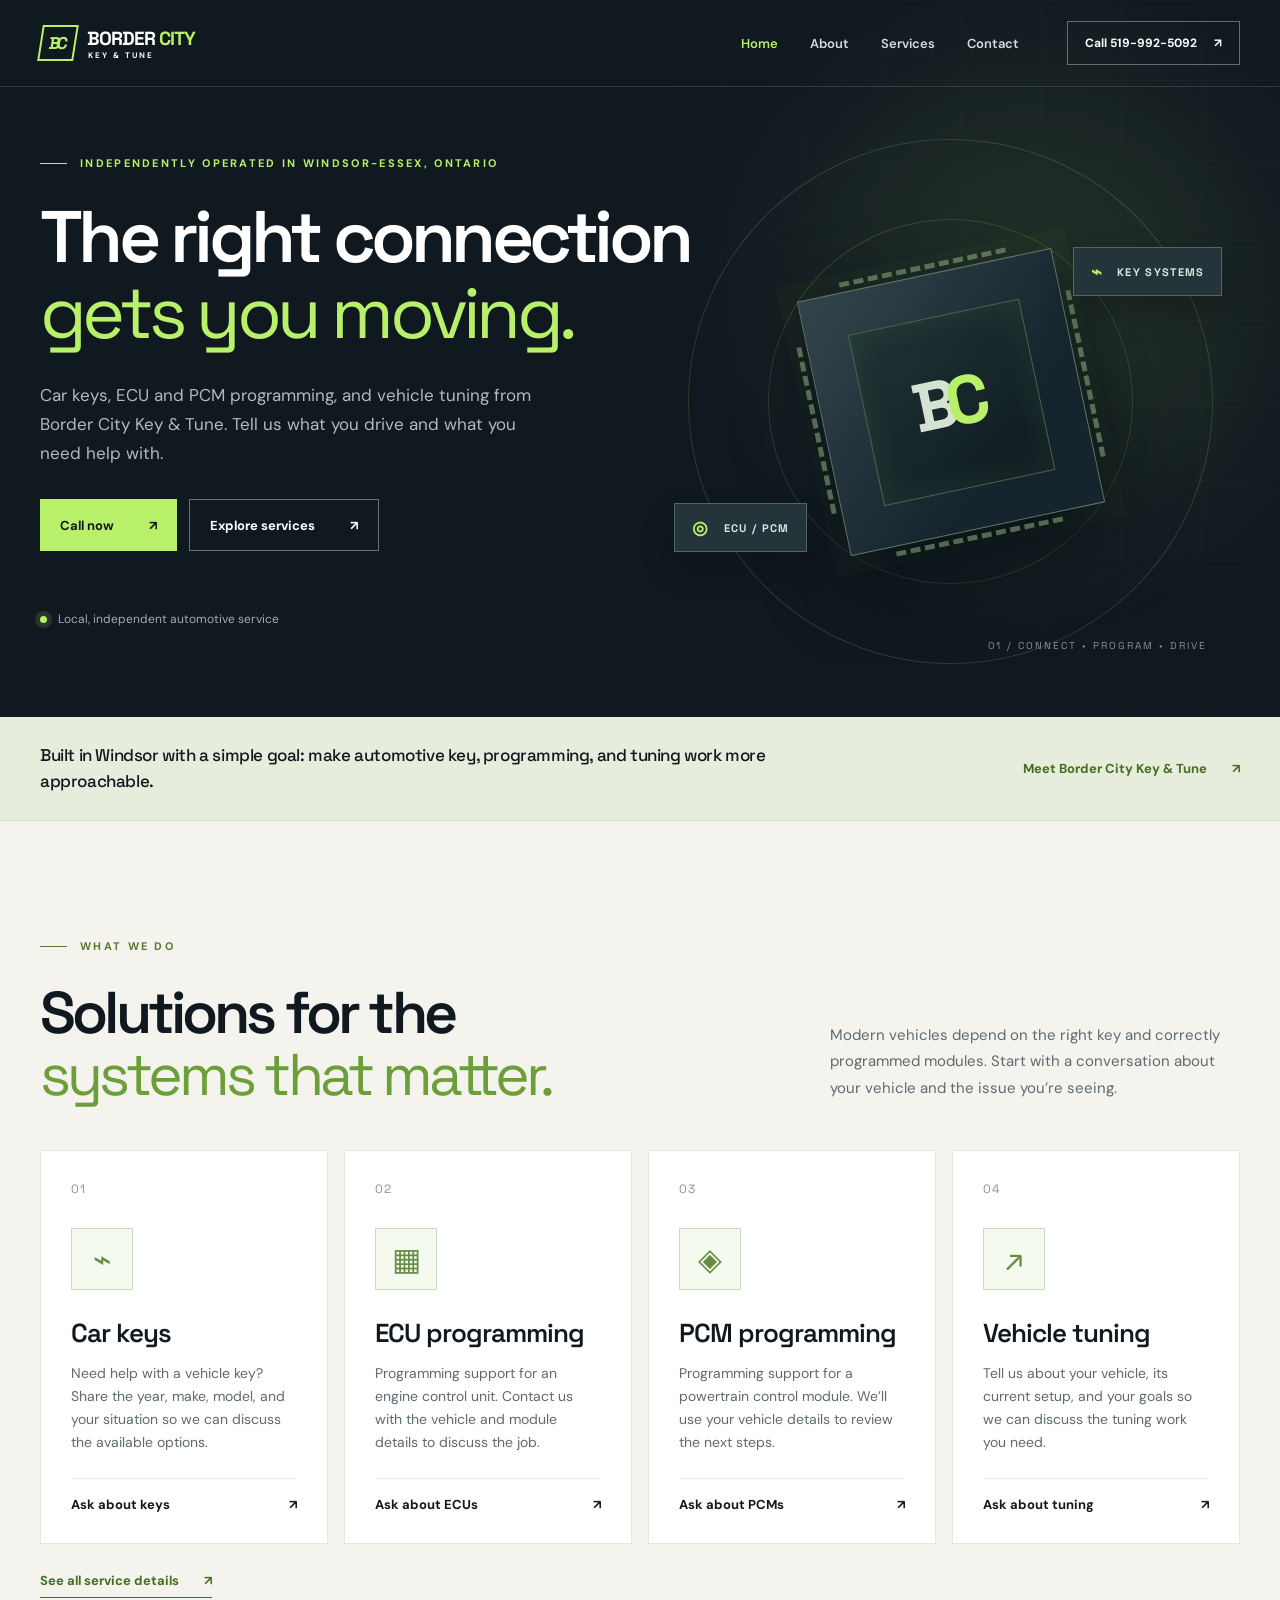
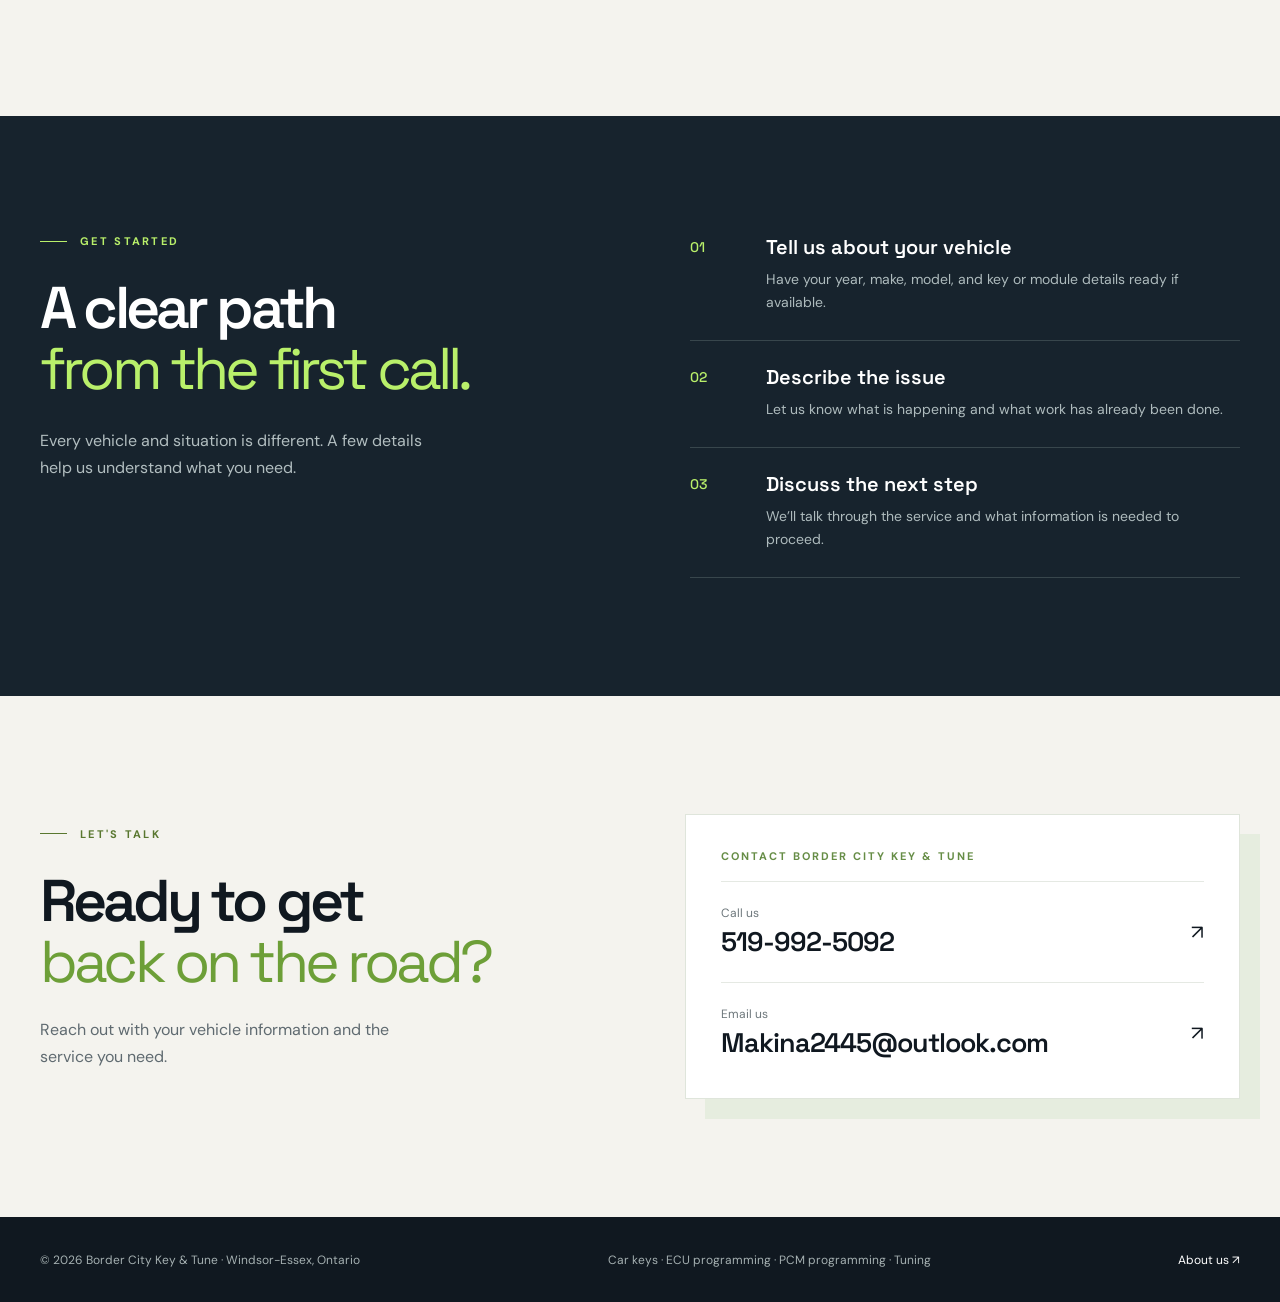
<file: index.html>
<!doctype html>
<html lang="en">
  <head>
    <meta charset="utf-8" />
    <meta name="viewport" content="width=device-width, initial-scale=1" />
    <meta name="theme-color" content="#101820" />
    <meta name="description" content="Border City Key &amp; Tune provides car key services, ECU and PCM programming, and vehicle tuning. Call 519-992-5092 to discuss your vehicle." />
    <title>Border City Key &amp; Tune | Car Keys, Programming & Tuning</title>
    <link rel="icon" href="favicon.svg" type="image/svg+xml" />
    <link rel="stylesheet" href="styles.css" />
  </head>
  <body>
    <header class="site-header">
      <div class="container header-inner">
        <a class="brand" href="#top" aria-label="Border City Key &amp; Tune home">
          <span class="brand-mark" aria-hidden="true">B<span>C</span></span>
          <span class="brand-name">BORDER <span>CITY</span><small>KEY &amp; TUNE</small></span>
        </a>
        <nav class="site-nav" aria-label="Main navigation">
          <a href="index.html" aria-current="page">Home</a>
          <a href="about.html">About</a>
          <a href="services.html">Services</a>
          <a href="contact.html">Contact</a>
        </nav>
        <a class="header-call" href="tel:+15199925092">Call 519-992-5092 <span aria-hidden="true">↗</span></a>
      </div>
    </header>

    <main id="top">
      <section class="hero" aria-labelledby="hero-title">
        <div class="hero-glow" aria-hidden="true"></div>
        <div class="container hero-inner">
          <div class="hero-copy">
            <p class="eyebrow"><span class="eyebrow-line"></span> INDEPENDENTLY OPERATED IN WINDSOR-ESSEX, ONTARIO</p>
            <h1 id="hero-title">The right connection<br /><em>gets you moving.</em></h1>
            <p class="hero-lede">Car keys, ECU and PCM programming, and vehicle tuning from Border City Key &amp; Tune. Tell us what you drive and what you need help with.</p>
            <div class="hero-actions">
              <a class="button button-primary" href="tel:+15199925092">Call now <span aria-hidden="true">↗</span></a>
              <a class="button button-outline" href="services.html">Explore services <span aria-hidden="true">↗</span></a>
            </div>
            <div class="hero-proof"><span class="proof-dot"></span> Local, independent automotive service</div>
          </div>
          <div class="hero-art" aria-hidden="true">
            <div class="art-orbit orbit-one"></div><div class="art-orbit orbit-two"></div>
            <div class="art-chip"><div class="chip-core"><span>B<span>C</span></span></div></div>
            <div class="art-label label-one"><span class="label-icon">⌁</span> KEY SYSTEMS</div>
            <div class="art-label label-two"><span class="label-icon">◎</span> ECU / PCM</div>
            <div class="art-coordinate">01 / CONNECT • PROGRAM • DRIVE</div>
          </div>
        </div>
      </section>

      <section class="story-strip"><div class="container story-strip-inner"><p>Built in Windsor with a simple goal: make automotive key, programming, and tuning work more approachable.</p><a href="about.html">Meet Border City Key &amp; Tune <span aria-hidden="true">↗</span></a></div></section>

      <section class="services section" id="services" aria-labelledby="services-title">
        <div class="container">
          <div class="section-heading">
            <div><p class="eyebrow dark"><span class="eyebrow-line"></span> WHAT WE DO</p><h2 id="services-title">Solutions for the<br /><em>systems that matter.</em></h2></div>
            <p>Modern vehicles depend on the right key and correctly programmed modules. Start with a conversation about your vehicle and the issue you’re seeing.</p>
          </div>
          <div class="service-grid">
            <article class="service-card"><span class="service-num">01</span><div class="service-symbol" aria-hidden="true">⌁</div><h3>Car keys</h3><p>Need help with a vehicle key? Share the year, make, model, and your situation so we can discuss the available options.</p><a href="tel:+15199925092" aria-label="Call about car keys">Ask about keys <span aria-hidden="true">↗</span></a></article>
            <article class="service-card"><span class="service-num">02</span><div class="service-symbol" aria-hidden="true">▦</div><h3>ECU programming</h3><p>Programming support for an engine control unit. Contact us with the vehicle and module details to discuss the job.</p><a href="tel:+15199925092" aria-label="Call about ECU programming">Ask about ECUs <span aria-hidden="true">↗</span></a></article>
            <article class="service-card"><span class="service-num">03</span><div class="service-symbol" aria-hidden="true">◈</div><h3>PCM programming</h3><p>Programming support for a powertrain control module. We’ll use your vehicle details to review the next steps.</p><a href="tel:+15199925092" aria-label="Call about PCM programming">Ask about PCMs <span aria-hidden="true">↗</span></a></article>
            <article class="service-card"><span class="service-num">04</span><div class="service-symbol" aria-hidden="true">↗</div><h3>Vehicle tuning</h3><p>Tell us about your vehicle, its current setup, and your goals so we can discuss the tuning work you need.</p><a href="tel:+15199925092" aria-label="Call about vehicle tuning">Ask about tuning <span aria-hidden="true">↗</span></a></article>
          </div>
          <a class="text-cta" href="services.html">See all service details <span aria-hidden="true">↗</span></a>
        </div>
      </section>

      <section class="process section" id="how-it-works" aria-labelledby="process-title">
        <div class="container process-inner">
          <div><p class="eyebrow"><span class="eyebrow-line"></span> GET STARTED</p><h2 id="process-title">A clear path<br /><em>from the first call.</em></h2><p class="process-lede">Every vehicle and situation is different. A few details help us understand what you need.</p></div>
          <ol class="steps"><li><span>01</span><div><h3>Tell us about your vehicle</h3><p>Have your year, make, model, and key or module details ready if available.</p></div></li><li><span>02</span><div><h3>Describe the issue</h3><p>Let us know what is happening and what work has already been done.</p></div></li><li><span>03</span><div><h3>Discuss the next step</h3><p>We’ll talk through the service and what information is needed to proceed.</p></div></li></ol>
        </div>
      </section>

      <section class="contact section" id="contact" aria-labelledby="contact-title">
        <div class="container contact-inner">
          <div><p class="eyebrow dark"><span class="eyebrow-line"></span> LET'S TALK</p><h2 id="contact-title">Ready to get<br /><em>back on the road?</em></h2><p>Reach out with your vehicle information and the service you need.</p></div>
          <div class="contact-card"><span class="contact-card-label">CONTACT BORDER CITY KEY & TUNE</span><a class="contact-link" href="tel:+15199925092"><span>Call us</span><strong>519-992-5092</strong><b aria-hidden="true">↗</b></a><a class="contact-link" href="mailto:Makina2445@outlook.com"><span>Email us</span><strong>Makina2445@outlook.com</strong><b aria-hidden="true">↗</b></a></div>
        </div>
      </section>
    </main>

    <footer class="site-footer"><div class="container footer-inner"><span>© <span id="year">2026</span> Border City Key &amp; Tune · Windsor-Essex, Ontario</span><span>Car keys · ECU programming · PCM programming · Tuning</span><a href="about.html">About us ↗</a></div></footer>
    <script src="script.js" defer></script>
  </body>
</html>
</file>
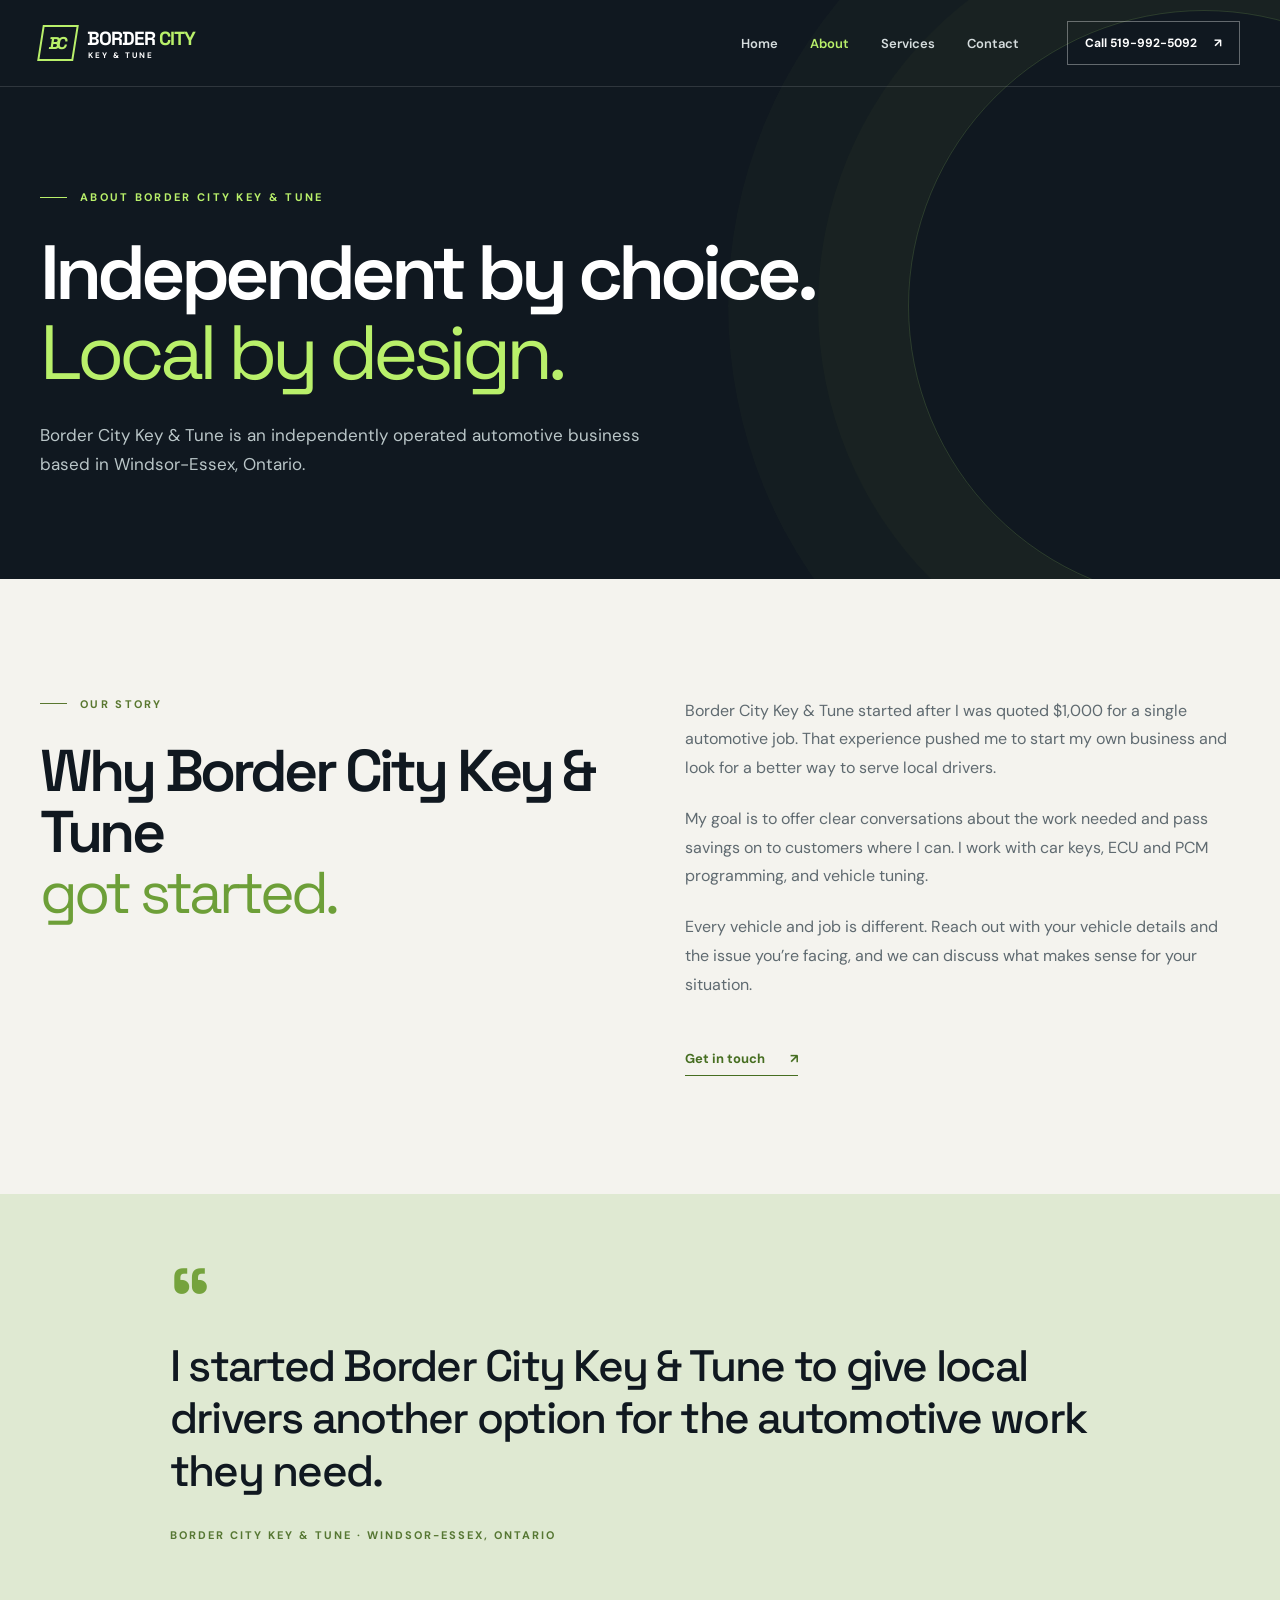
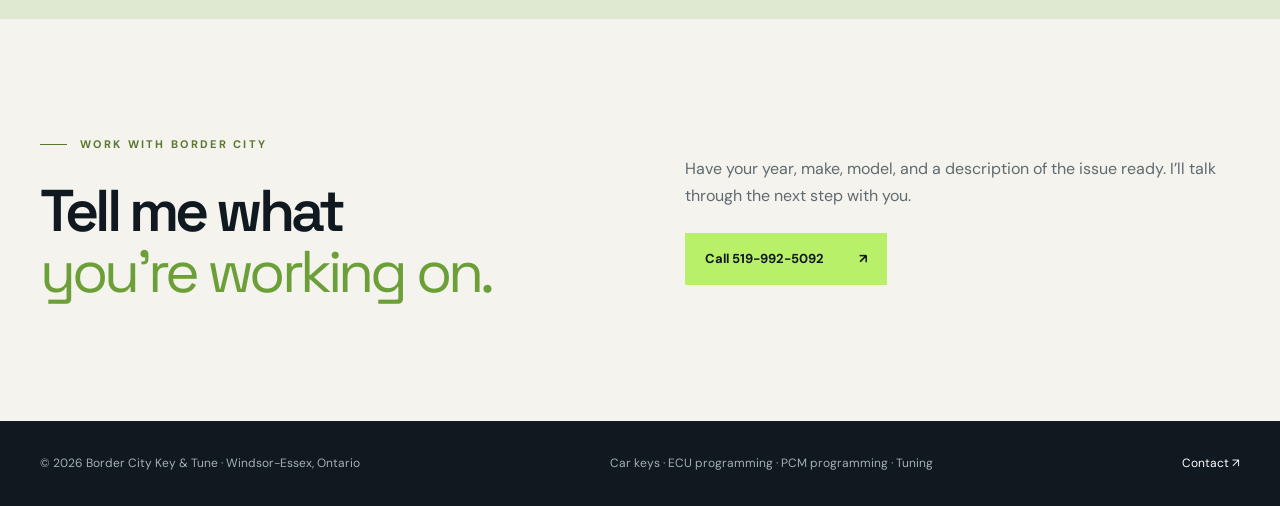
<file: about.html>
<!doctype html>
<html lang="en">
  <head>
    <meta charset="utf-8" />
    <meta name="viewport" content="width=device-width, initial-scale=1" />
    <meta name="theme-color" content="#101820" />
    <meta name="description" content="Meet Border City Key &amp; Tune, an independent automotive key, programming, and tuning business based in Windsor-Essex, Ontario." />
    <title>About Border City Key &amp; Tune | Windsor-Essex, Ontario</title>
    <link rel="icon" href="favicon.svg" type="image/svg+xml" />
    <link rel="stylesheet" href="styles.css" />
  </head>
  <body>
    <header class="site-header"><div class="container header-inner"><a class="brand" href="index.html" aria-label="Border City Key &amp; Tune home"><span class="brand-mark" aria-hidden="true">B<span>C</span></span><span class="brand-name">BORDER <span>CITY</span><small>KEY &amp; TUNE</small></span></a><nav class="site-nav" aria-label="Main navigation"><a href="index.html">Home</a><a href="about.html" aria-current="page">About</a><a href="services.html">Services</a><a href="contact.html">Contact</a></nav><a class="header-call" href="tel:+15199925092">Call 519-992-5092 <span aria-hidden="true">↗</span></a></div></header>
    <main id="top">
      <section class="inner-hero"><div class="container"><p class="eyebrow"><span class="eyebrow-line"></span> ABOUT BORDER CITY KEY & TUNE</p><h1>Independent by choice.<br /><em>Local by design.</em></h1><p>Border City Key &amp; Tune is an independently operated automotive business based in Windsor-Essex, Ontario.</p></div></section>
      <section class="section about-section"><div class="container about-grid"><div><p class="eyebrow dark"><span class="eyebrow-line"></span> OUR STORY</p><h2>Why Border City Key &amp; Tune<br /><em>got started.</em></h2></div><div class="about-copy"><p>Border City Key &amp; Tune started after I was quoted $1,000 for a single automotive job. That experience pushed me to start my own business and look for a better way to serve local drivers.</p><p>My goal is to offer clear conversations about the work needed and pass savings on to customers where I can. I work with car keys, ECU and PCM programming, and vehicle tuning.</p><p>Every vehicle and job is different. Reach out with your vehicle details and the issue you’re facing, and we can discuss what makes sense for your situation.</p><a class="text-cta" href="contact.html">Get in touch <span aria-hidden="true">↗</span></a></div></div></section>
      <section class="statement-section"><div class="container statement-inner"><span class="statement-mark">“</span><blockquote>I started Border City Key &amp; Tune to give local drivers another option for the automotive work they need.</blockquote><span class="statement-credit">BORDER CITY KEY & TUNE · WINDSOR-ESSEX, ONTARIO</span></div></section>
      <section class="section next-step"><div class="container next-step-inner"><div><p class="eyebrow dark"><span class="eyebrow-line"></span> WORK WITH BORDER CITY</p><h2>Tell me what<br /><em>you’re working on.</em></h2></div><div><p>Have your year, make, model, and a description of the issue ready. I’ll talk through the next step with you.</p><a class="button button-primary" href="tel:+15199925092">Call 519-992-5092 <span aria-hidden="true">↗</span></a></div></div></section>
    </main>
    <footer class="site-footer"><div class="container footer-inner"><span>© <span id="year">2026</span> Border City Key &amp; Tune · Windsor-Essex, Ontario</span><span>Car keys · ECU programming · PCM programming · Tuning</span><a href="contact.html">Contact ↗</a></div></footer>
    <script src="script.js" defer></script>
  </body>
</html>
</file>
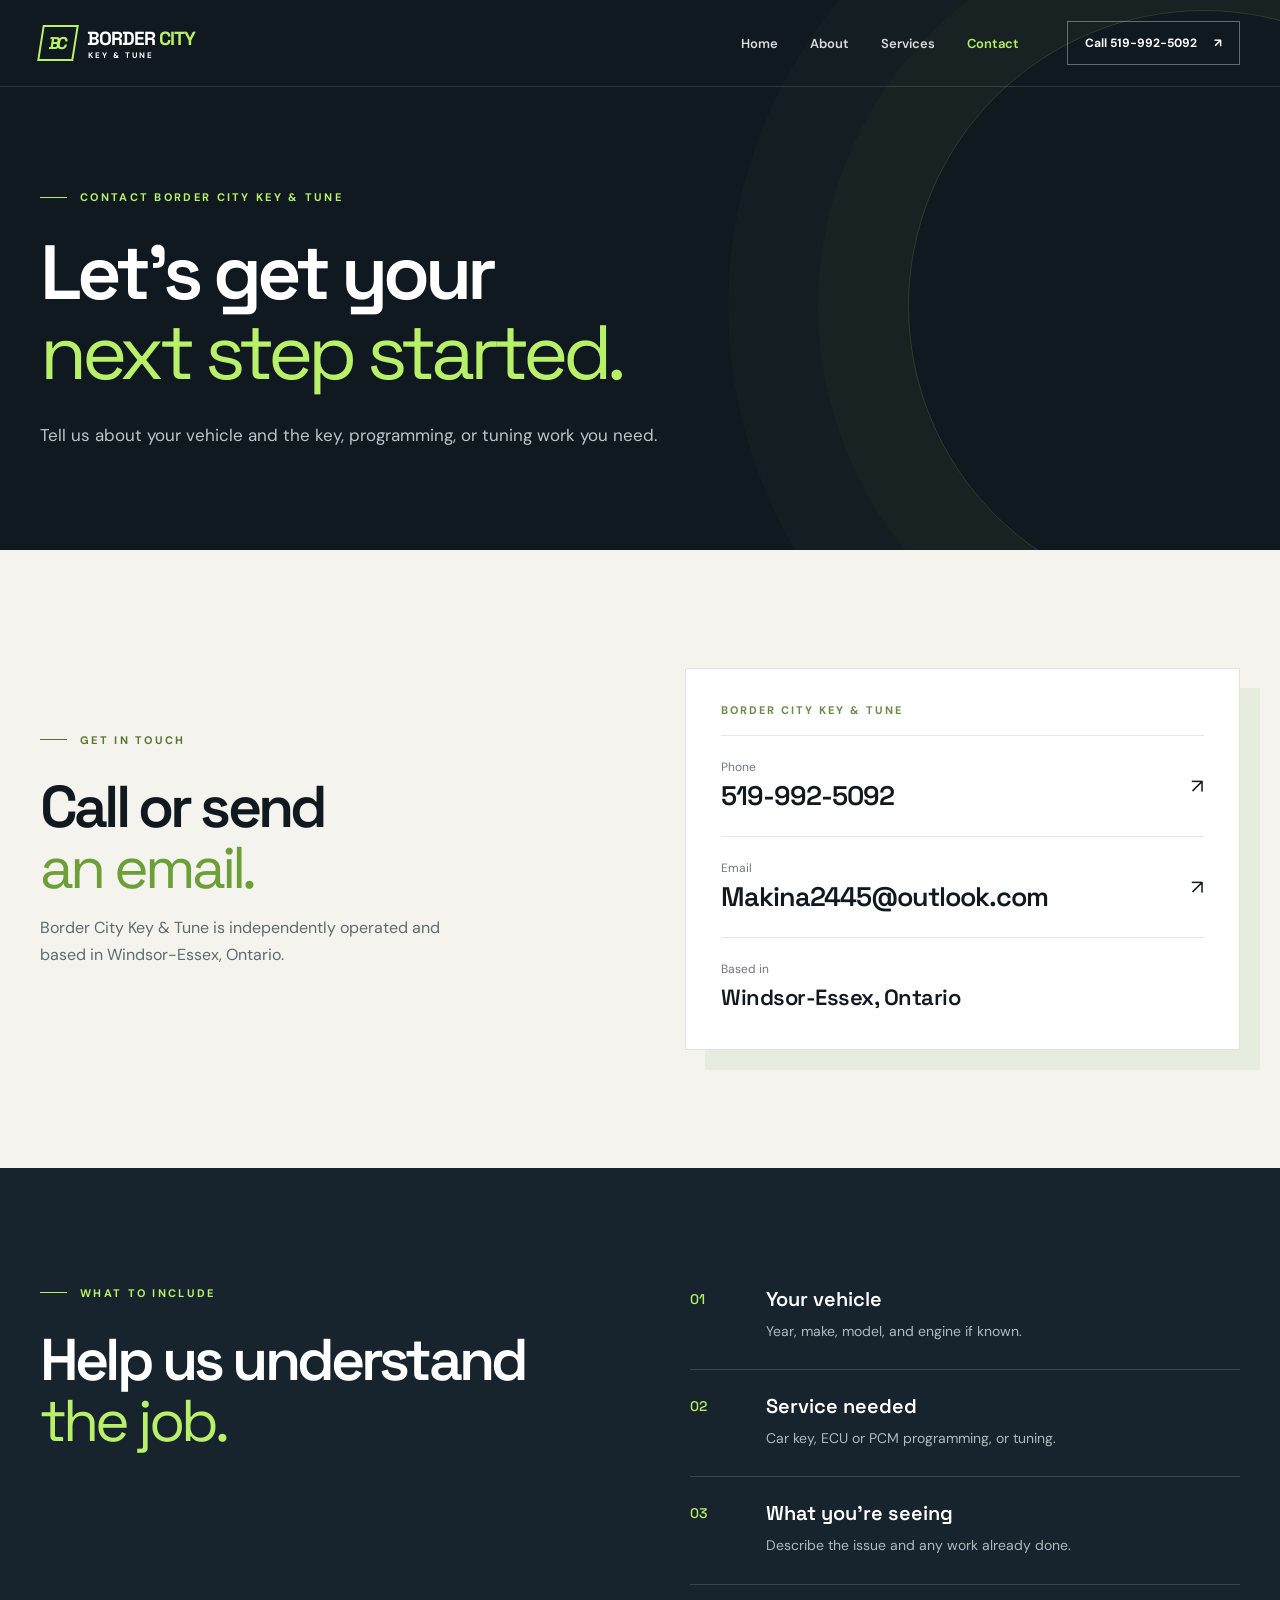
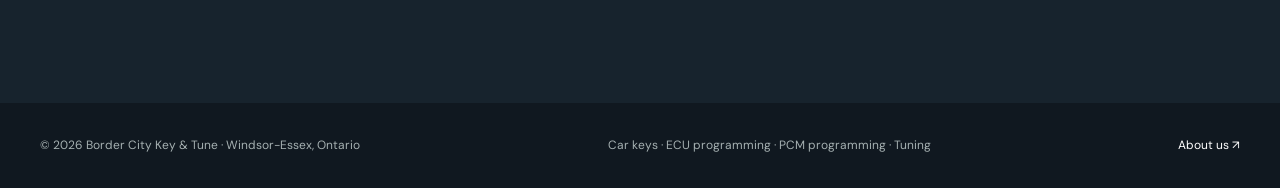
<file: contact.html>
<!doctype html>
<html lang="en">
  <head>
    <meta charset="utf-8" />
    <meta name="viewport" content="width=device-width, initial-scale=1" />
    <meta name="theme-color" content="#101820" />
    <meta name="description" content="Contact Border City Key &amp; Tune in Windsor-Essex, Ontario about car keys, ECU and PCM programming, or vehicle tuning. Call 519-992-5092." />
    <title>Contact | Border City Key &amp; Tune</title>
    <link rel="icon" href="favicon.svg" type="image/svg+xml" />
    <link rel="stylesheet" href="styles.css" />
  </head>
  <body>
    <header class="site-header"><div class="container header-inner"><a class="brand" href="index.html" aria-label="Border City Key &amp; Tune home"><span class="brand-mark" aria-hidden="true">B<span>C</span></span><span class="brand-name">BORDER <span>CITY</span><small>KEY &amp; TUNE</small></span></a><nav class="site-nav" aria-label="Main navigation"><a href="index.html">Home</a><a href="about.html">About</a><a href="services.html">Services</a><a href="contact.html" aria-current="page">Contact</a></nav><a class="header-call" href="tel:+15199925092">Call 519-992-5092 <span aria-hidden="true">↗</span></a></div></header>
    <main id="top">
      <section class="inner-hero"><div class="container"><p class="eyebrow"><span class="eyebrow-line"></span> CONTACT BORDER CITY KEY & TUNE</p><h1>Let’s get your<br /><em>next step started.</em></h1><p>Tell us about your vehicle and the key, programming, or tuning work you need.</p></div></section>
      <section class="section contact-page-section"><div class="container contact-page-grid"><div><p class="eyebrow dark"><span class="eyebrow-line"></span> GET IN TOUCH</p><h2>Call or send<br /><em>an email.</em></h2><p>Border City Key &amp; Tune is independently operated and based in Windsor-Essex, Ontario.</p></div><div class="contact-card"><span class="contact-card-label">BORDER CITY KEY & TUNE</span><a class="contact-link" href="tel:+15199925092"><span>Phone</span><strong>519-992-5092</strong><b aria-hidden="true">↗</b></a><a class="contact-link" href="mailto:Makina2445@outlook.com"><span>Email</span><strong>Makina2445@outlook.com</strong><b aria-hidden="true">↗</b></a><div class="contact-location"><span>Based in</span><strong>Windsor-Essex, Ontario</strong></div></div></div></section>
      <section class="process section"><div class="container process-inner"><div><p class="eyebrow"><span class="eyebrow-line"></span> WHAT TO INCLUDE</p><h2>Help us understand<br /><em>the job.</em></h2></div><ol class="steps"><li><span>01</span><div><h3>Your vehicle</h3><p>Year, make, model, and engine if known.</p></div></li><li><span>02</span><div><h3>Service needed</h3><p>Car key, ECU or PCM programming, or tuning.</p></div></li><li><span>03</span><div><h3>What you’re seeing</h3><p>Describe the issue and any work already done.</p></div></li></ol></div></section>
    </main>
    <footer class="site-footer"><div class="container footer-inner"><span>© <span id="year">2026</span> Border City Key &amp; Tune · Windsor-Essex, Ontario</span><span>Car keys · ECU programming · PCM programming · Tuning</span><a href="about.html">About us ↗</a></div></footer>
    <script src="script.js" defer></script>
  </body>
</html>
</file>
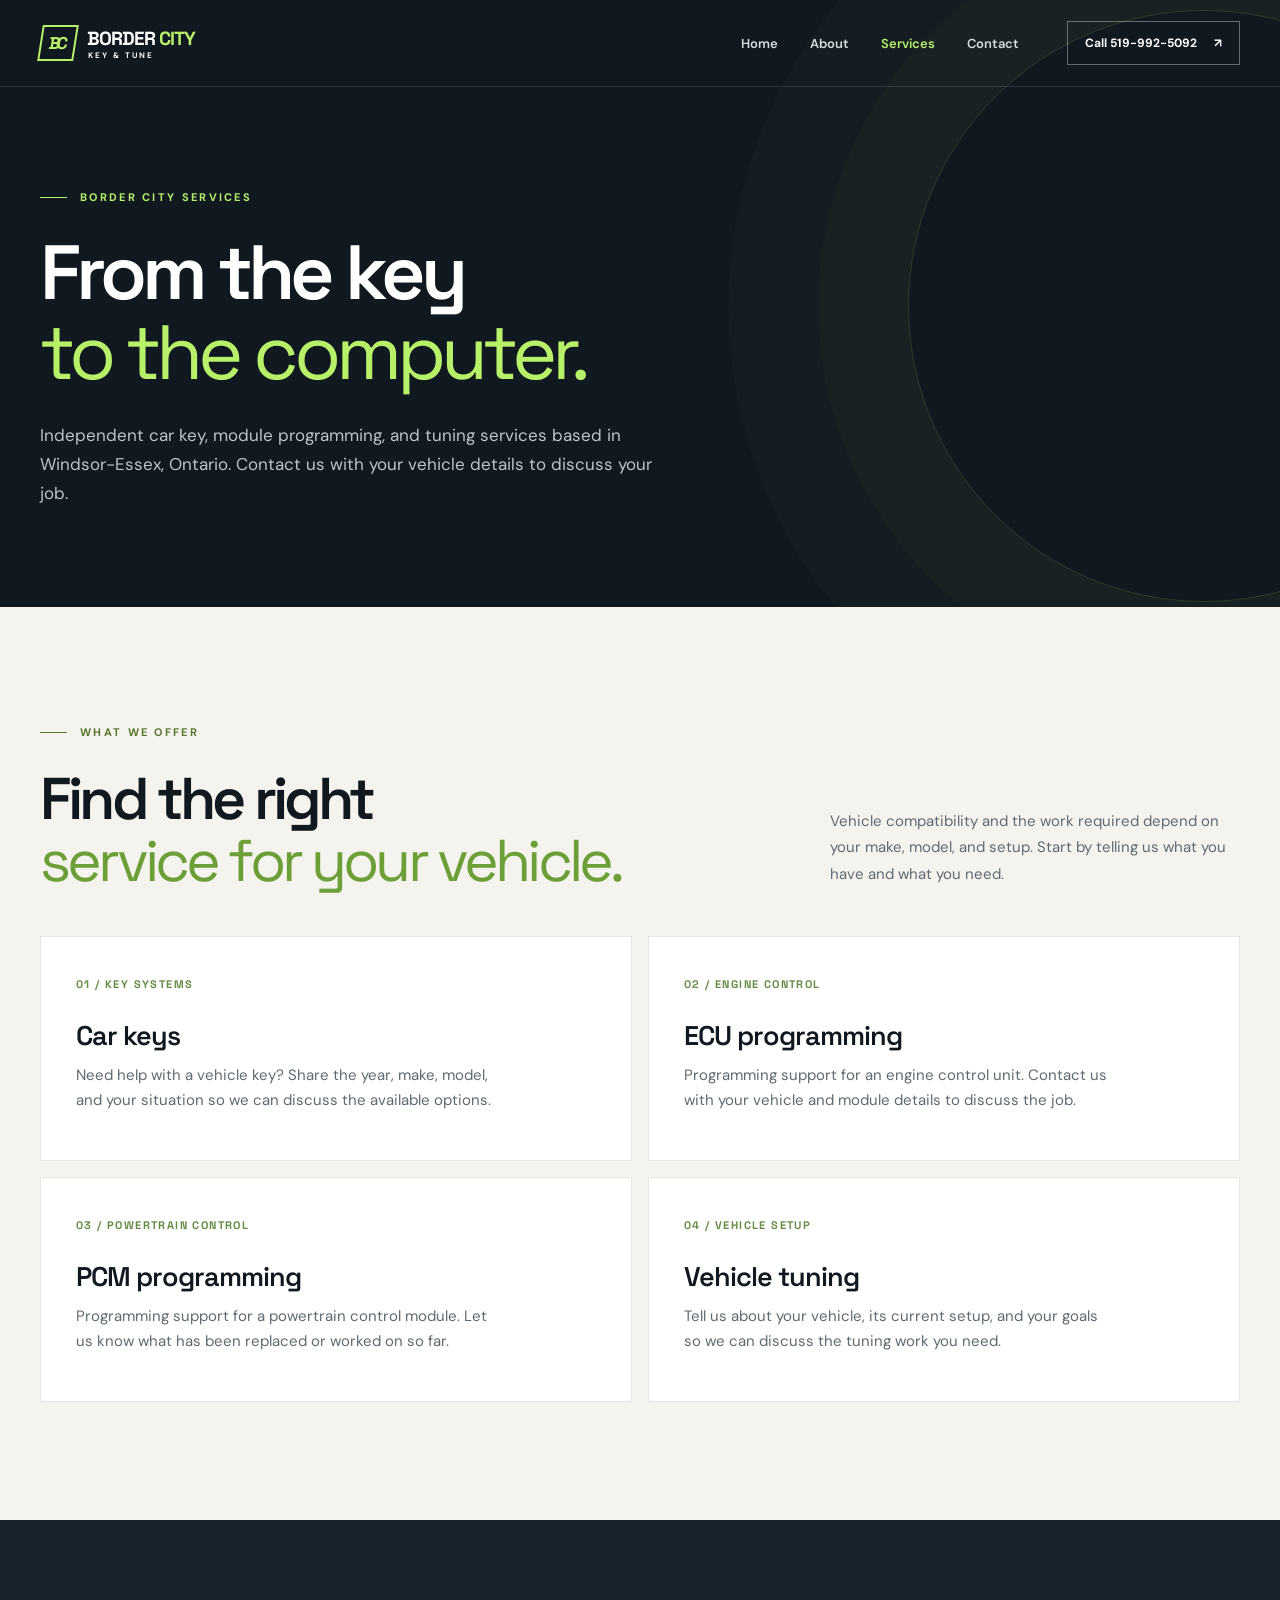
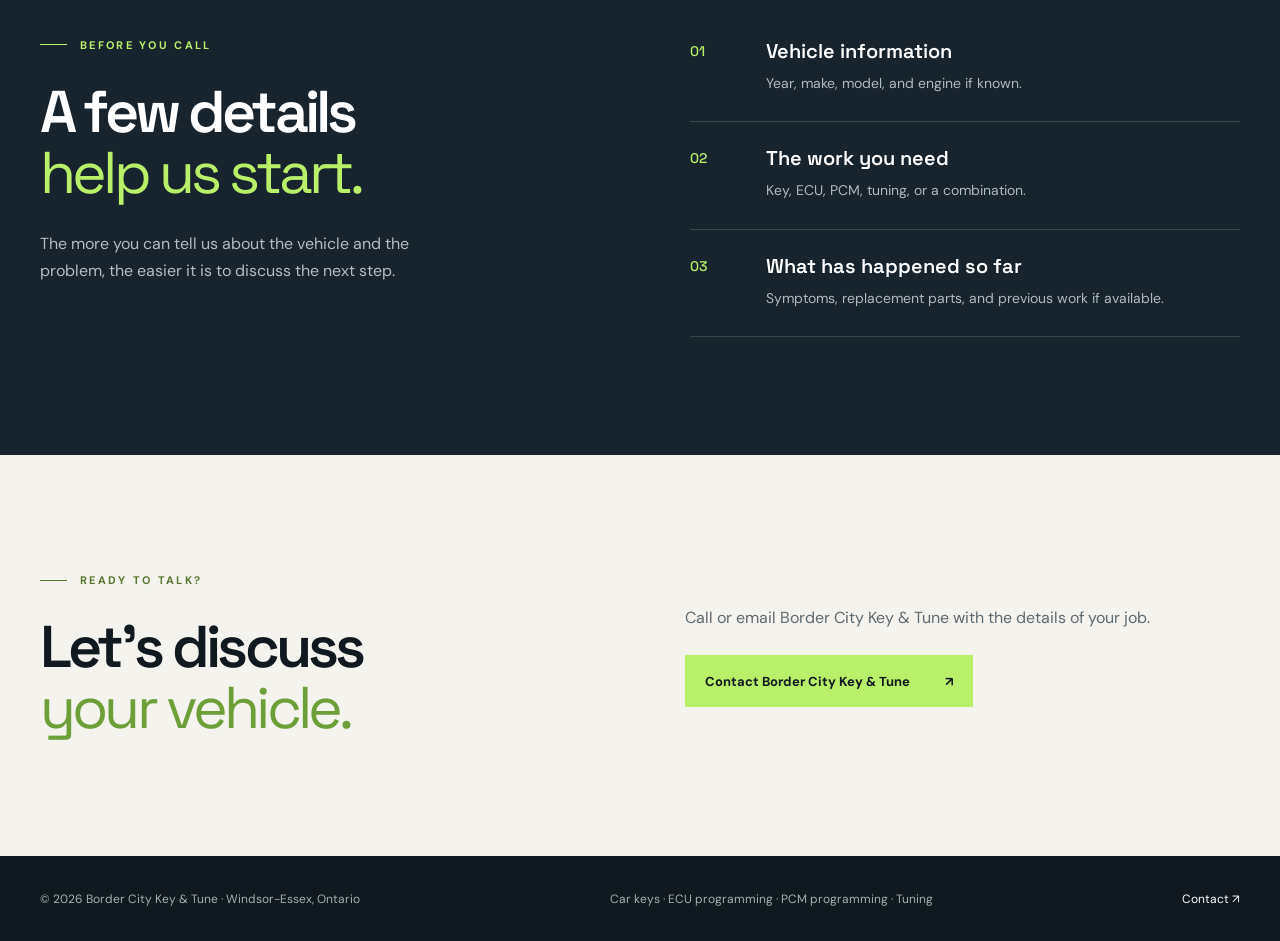
<file: services.html>
<!doctype html>
<html lang="en">
  <head>
    <meta charset="utf-8" />
    <meta name="viewport" content="width=device-width, initial-scale=1" />
    <meta name="theme-color" content="#101820" />
    <meta name="description" content="Explore Border City Key &amp; Tune's car key, ECU programming, PCM programming, and vehicle tuning services in Windsor-Essex, Ontario." />
    <title>Services | Border City Key &amp; Tune</title>
    <link rel="icon" href="favicon.svg" type="image/svg+xml" />
    <link rel="stylesheet" href="styles.css" />
  </head>
  <body>
    <header class="site-header"><div class="container header-inner"><a class="brand" href="index.html" aria-label="Border City Key &amp; Tune home"><span class="brand-mark" aria-hidden="true">B<span>C</span></span><span class="brand-name">BORDER <span>CITY</span><small>KEY &amp; TUNE</small></span></a><nav class="site-nav" aria-label="Main navigation"><a href="index.html">Home</a><a href="about.html">About</a><a href="services.html" aria-current="page">Services</a><a href="contact.html">Contact</a></nav><a class="header-call" href="tel:+15199925092">Call 519-992-5092 <span aria-hidden="true">↗</span></a></div></header>
    <main id="top">
      <section class="inner-hero"><div class="container"><p class="eyebrow"><span class="eyebrow-line"></span> BORDER CITY SERVICES</p><h1>From the key<br /><em>to the computer.</em></h1><p>Independent car key, module programming, and tuning services based in Windsor-Essex, Ontario. Contact us with your vehicle details to discuss your job.</p></div></section>
      <section class="section service-detail-section"><div class="container"><div class="section-heading"><div><p class="eyebrow dark"><span class="eyebrow-line"></span> WHAT WE OFFER</p><h2>Find the right<br /><em>service for your vehicle.</em></h2></div><p>Vehicle compatibility and the work required depend on your make, model, and setup. Start by telling us what you have and what you need.</p></div><div class="detail-list"><article><span class="detail-num">01 / KEY SYSTEMS</span><h3>Car keys</h3><p>Need help with a vehicle key? Share the year, make, model, and your situation so we can discuss the available options.</p></article><article><span class="detail-num">02 / ENGINE CONTROL</span><h3>ECU programming</h3><p>Programming support for an engine control unit. Contact us with your vehicle and module details to discuss the job.</p></article><article><span class="detail-num">03 / POWERTRAIN CONTROL</span><h3>PCM programming</h3><p>Programming support for a powertrain control module. Let us know what has been replaced or worked on so far.</p></article><article><span class="detail-num">04 / VEHICLE SETUP</span><h3>Vehicle tuning</h3><p>Tell us about your vehicle, its current setup, and your goals so we can discuss the tuning work you need.</p></article></div></div></section>
      <section class="process section"><div class="container process-inner"><div><p class="eyebrow"><span class="eyebrow-line"></span> BEFORE YOU CALL</p><h2>A few details<br /><em>help us start.</em></h2><p class="process-lede">The more you can tell us about the vehicle and the problem, the easier it is to discuss the next step.</p></div><ol class="steps"><li><span>01</span><div><h3>Vehicle information</h3><p>Year, make, model, and engine if known.</p></div></li><li><span>02</span><div><h3>The work you need</h3><p>Key, ECU, PCM, tuning, or a combination.</p></div></li><li><span>03</span><div><h3>What has happened so far</h3><p>Symptoms, replacement parts, and previous work if available.</p></div></li></ol></div></section>
      <section class="section next-step"><div class="container next-step-inner"><div><p class="eyebrow dark"><span class="eyebrow-line"></span> READY TO TALK?</p><h2>Let’s discuss<br /><em>your vehicle.</em></h2></div><div><p>Call or email Border City Key &amp; Tune with the details of your job.</p><a class="button button-primary" href="contact.html">Contact Border City Key &amp; Tune <span aria-hidden="true">↗</span></a></div></div></section>
    </main>
    <footer class="site-footer"><div class="container footer-inner"><span>© <span id="year">2026</span> Border City Key &amp; Tune · Windsor-Essex, Ontario</span><span>Car keys · ECU programming · PCM programming · Tuning</span><a href="contact.html">Contact ↗</a></div></footer>
    <script src="script.js" defer></script>
  </body>
</html>
</file>
<file: styles.css>
@import url('https://fonts.googleapis.com/css2?family=DM+Sans:wght@400;500;600;700&family=Space+Grotesk:wght@400;500;600;700&display=swap');

:root{--ink:#101820;--ink-2:#17232d;--paper:#f4f3ee;--line:#d9ddd9;--muted:#5f6a70;--lime:#b9f06a;--white:#fff;font-family:'DM Sans',Arial,sans-serif;color:var(--ink);background:var(--paper);scroll-behavior:smooth}*{box-sizing:border-box}body{margin:0}a{color:inherit;text-decoration:none}button,a{ -webkit-tap-highlight-color:transparent}a:focus-visible{outline:3px solid var(--lime);outline-offset:4px}.container{width:min(1200px,calc(100% - 48px));margin-inline:auto}.site-header{position:absolute;z-index:10;top:0;left:0;right:0;color:var(--white);border-bottom:1px solid rgba(255,255,255,.13)}.header-inner{height:86px;display:flex;align-items:center;gap:48px}.brand{display:flex;align-items:center;gap:11px;flex-shrink:0}.brand-mark{display:flex;align-items:center;justify-content:center;width:36px;height:36px;border:2px solid var(--lime);transform:skew(-9deg);font:700 17px 'Space Grotesk',sans-serif;letter-spacing:-3px;padding-right:3px;color:var(--lime)}.brand-mark span,.brand-name span{color:var(--lime)}.brand-name{font:700 19px 'Space Grotesk',sans-serif;letter-spacing:-1px;white-space:nowrap}.brand-name small{font:700 8px 'DM Sans',sans-serif;letter-spacing:2px;margin-left:5px;vertical-align:top}.site-nav{display:flex;gap:32px;margin-left:auto}.site-nav a{font-size:13px;font-weight:600;color:#d6ddde;transition:color .2s}.site-nav a:hover,.site-footer a:hover{color:var(--lime)}.header-call{font-size:12px;white-space:nowrap;font-weight:700;padding:13px 17px;border:1px solid rgba(255,255,255,.35);transition:background .2s,color .2s}.header-call:hover{background:var(--lime);border-color:var(--lime);color:var(--ink)}.header-call span{margin-left:14px}.hero{min-height:710px;background:var(--ink);color:var(--white);position:relative;overflow:hidden}.hero:after{content:"";position:absolute;inset:0;opacity:.15;background-image:linear-gradient(rgba(185,240,106,.15) 1px,transparent 1px),linear-gradient(90deg,rgba(185,240,106,.15) 1px,transparent 1px);background-size:80px 80px;mask-image:linear-gradient(90deg,transparent 20%,#000 100%);pointer-events:none}.hero-glow{position:absolute;width:800px;height:800px;right:-150px;top:-100px;background:radial-gradient(circle,rgba(115,159,74,.21),transparent 60%)}.hero-inner{position:relative;z-index:1;display:grid;grid-template-columns:1.05fr .95fr;align-items:center;min-height:710px;padding-top:86px}.hero-copy{padding:70px 0 90px}.eyebrow{display:flex;align-items:center;gap:13px;color:var(--lime);font-size:11px;letter-spacing:2.3px;font-weight:700;margin:0 0 29px}.eyebrow-line{width:27px;height:1px;background:currentColor}.eyebrow.dark{color:#59772f}.hero h1,.section h2{font-family:'Space Grotesk',sans-serif;letter-spacing:-.065em;line-height:1.04;font-weight:600;margin:0}.hero h1{font-size:clamp(48px,5.7vw,79px);white-space:nowrap}.hero h1 em,.section h2 em{font-weight:400;font-style:normal;color:var(--lime)}.hero-lede{max-width:510px;color:#afbbbe;font-size:17px;line-height:1.7;margin:30px 0 32px}.hero-actions{display:flex;gap:12px;flex-wrap:wrap}.button{min-height:52px;display:inline-flex;align-items:center;justify-content:space-between;gap:35px;padding:0 20px;font-size:13px;font-weight:700;transition:transform .2s,background .2s}.button:hover{transform:translateY(-3px)}.button-primary{background:var(--lime);color:var(--ink)}.button-primary:hover{background:#d0ff91}.button-outline{border:1px solid #657075;color:var(--white)}.button-outline:hover{background:#25343e}.hero-proof{display:flex;align-items:center;gap:11px;margin-top:60px;color:#a0adb0;font-size:12px}.proof-dot{width:7px;height:7px;border-radius:50%;background:var(--lime);box-shadow:0 0 0 5px rgba(185,240,106,.13)}.hero-art{height:500px;position:relative;display:grid;place-items:center}.art-orbit{position:absolute;border:1px solid rgba(185,240,106,.17);border-radius:50%;transform:rotate(-22deg)}.orbit-one{width:365px;height:365px}.orbit-two{width:525px;height:525px}.art-chip{width:260px;height:260px;display:grid;place-items:center;background:linear-gradient(135deg,#33454c,#16242d 68%);border:1px solid #5d7568;box-shadow:0 25px 80px #071014,0 0 0 18px rgba(185,240,106,.025);transform:rotate(-12deg);position:relative}.art-chip:before,.art-chip:after{content:"";position:absolute;inset:-11px 44px;border-top:5px dashed #8ead81;border-bottom:5px dashed #8ead81;opacity:.55}.art-chip:after{transform:rotate(90deg)}.chip-core{width:175px;height:175px;display:grid;place-items:center;border:1px solid #48634d;background:linear-gradient(145deg,#1d3333,#101b22);box-shadow:inset 0 0 35px rgba(185,240,106,.08)}.chip-core>span{font:700 68px 'Space Grotesk',sans-serif;letter-spacing:-12px;padding-right:12px;color:#d5e2d1}.chip-core>span span{color:var(--lime)}.art-label{position:absolute;background:#24343a;border:1px solid #4f695f;color:#d9e7dc;padding:12px 17px;font:700 11px 'Space Grotesk',sans-serif;letter-spacing:1.3px;box-shadow:0 15px 35px rgba(0,0,0,.2)}.label-icon{color:var(--lime);font-size:18px;vertical-align:-2px;margin-right:10px}.label-one{top:95px;right:-10px}.label-two{bottom:100px;left:-15px}.art-coordinate{position:absolute;bottom:0;right:5px;color:#829394;font:10px 'Space Grotesk',sans-serif;letter-spacing:2px}.section{padding:118px 0}.section-heading{display:flex;justify-content:space-between;align-items:end;gap:60px;margin-bottom:45px}.section h2{font-size:clamp(38px,4.6vw,61px)}.section h2 em{color:#6d9f38}.section-heading>p{max-width:410px;color:var(--muted);line-height:1.75;font-size:15px;margin:0 0 4px}.service-grid{display:grid;grid-template-columns:repeat(4,1fr);gap:16px}.service-card{min-height:350px;background:#fff;border:1px solid #e3e6e1;padding:30px;display:flex;flex-direction:column;transition:transform .2s,box-shadow .2s}.service-card:hover{transform:translateY(-5px);box-shadow:0 20px 40px rgba(16,24,32,.08)}.service-num{color:#87948b;font:12px 'Space Grotesk',sans-serif;letter-spacing:1px}.service-symbol{margin:31px 0 26px;width:62px;height:62px;display:grid;place-items:center;border:1px solid #c9dcc2;background:#f4faee;color:#668d46;font-size:31px;font-family:'Space Grotesk',sans-serif}.service-card h3{font:600 26px 'Space Grotesk',sans-serif;letter-spacing:-1px;margin:0 0 12px}.service-card p{font-size:14px;line-height:1.65;color:var(--muted);margin:0 0 24px}.service-card a{margin-top:auto;font-size:13px;font-weight:700;display:flex;justify-content:space-between;border-top:1px solid #e7ebe6;padding-top:17px}.service-card a:hover{color:#5b8c27}.process{background:var(--ink-2);color:#fff}.process-inner{display:grid;grid-template-columns:1fr 1fr;gap:100px}.process h2 em{color:var(--lime)}.process-lede{color:#b2bec0;max-width:390px;line-height:1.7;margin-top:27px}.steps{list-style:none;padding:0;margin:0}.steps li{display:grid;grid-template-columns:54px 1fr;gap:22px;border-bottom:1px solid #38464c;padding:23px 0 27px}.steps li:first-child{padding-top:0}.steps li>span{color:var(--lime);font:500 14px 'Space Grotesk',sans-serif;padding-top:4px}.steps h3{font:600 20px 'Space Grotesk',sans-serif;margin:0 0 8px}.steps p{color:#aebbbd;font-size:14px;line-height:1.6;margin:0}.contact-inner{display:grid;grid-template-columns:1fr 1fr;gap:90px;align-items:center}.contact h2{margin-bottom:24px}.contact p:not(.eyebrow){color:var(--muted);line-height:1.7;max-width:370px}.contact-card{background:#fff;border:1px solid #dfe5db;padding:34px 35px 15px;box-shadow:20px 20px 0 #e6eddf}.contact-card-label{font-size:11px;font-weight:700;letter-spacing:2px;color:#668d46;display:block;margin-bottom:18px}.contact-link{display:grid;grid-template-columns:1fr auto;gap:4px 15px;padding:23px 0;border-top:1px solid #e5e9e3;overflow-wrap:anywhere}.contact-link span{grid-column:1;color:#6d777b;font-size:12px}.contact-link strong{font:600 clamp(18px,2.1vw,27px) 'Space Grotesk',sans-serif;letter-spacing:-1px}.contact-link b{grid-column:2;grid-row:1/3;align-self:center;font-size:20px;font-weight:400}.contact-link:hover{color:#598c28}.site-footer{background:#101820;color:#a5b0b1}.footer-inner{min-height:85px;display:flex;align-items:center;justify-content:space-between;gap:15px;font-size:12px}.footer-inner a{color:#fff;white-space:nowrap}
@media(max-width:1050px){.service-grid{grid-template-columns:repeat(2,1fr)}.site-nav{gap:18px}.hero h1{font-size:clamp(46px,5.5vw,64px)}.hero-art{transform:scale(.82);transform-origin:center}.process-inner,.contact-inner{gap:50px}}@media(max-width:760px){.container{width:min(100% - 36px,600px)}.header-inner{height:72px}.site-header{position:absolute}.site-nav{display:none}.header-call{margin-left:auto;padding:10px;font-size:0}.header-call span{font-size:18px;margin:0}.hero{min-height:0}.hero-inner{min-height:0;display:flex;flex-direction:column;padding-top:72px}.hero-copy{padding:76px 0 20px;align-self:stretch}.hero h1{font-size:clamp(45px,9vw,70px);white-space:normal}.hero-lede{font-size:16px}.hero-proof{margin-top:35px}.hero-art{height:340px;width:100%;transform:scale(.7);margin:-10px 0 -45px}.art-coordinate{display:none}.section{padding:78px 0}.section-heading,.process-inner,.contact-inner{display:block}.section-heading>p{margin-top:25px}.service-grid{grid-template-columns:1fr}.service-card{min-height:0}.process .steps{margin-top:50px}.contact-card{margin:40px 20px 10px 0}.footer-inner{padding:25px 0;flex-wrap:wrap}.footer-inner span:nth-child(2){order:3;flex-basis:100%}}@media(max-width:420px){.brand-name{font-size:16px}.hero h1{font-size:43px}.hero-art{transform:scale(.58);margin:-30px 0 -70px}.button{width:100%}.contact-card{padding:24px 23px 5px}.contact-link strong{font-size:17px}}

/* Multipage layout */
.site-nav a[aria-current="page"]{color:var(--lime)}
.story-strip{background:#e7eddc;border-bottom:1px solid #d8e1ca}.story-strip-inner{display:flex;align-items:center;justify-content:space-between;gap:30px;padding:26px 0}.story-strip p{font:500 17px/1.5 'Space Grotesk',sans-serif;letter-spacing:-.4px;margin:0;max-width:760px}.story-strip a,.text-cta{display:inline-flex;align-items:center;gap:25px;font-size:13px;font-weight:700;color:#466e21;white-space:nowrap}.story-strip a:hover,.text-cta:hover{color:#243f0a}.text-cta{margin-top:28px;border-bottom:1px solid currentColor;padding-bottom:8px}.inner-hero{background:var(--ink);color:#fff;padding:190px 0 100px;position:relative;overflow:hidden}.inner-hero:after{content:"";position:absolute;width:590px;height:590px;border:1px solid rgba(185,240,106,.17);border-radius:50%;right:-220px;top:10px;box-shadow:0 0 0 90px rgba(185,240,106,.025),0 0 0 180px rgba(185,240,106,.018);pointer-events:none}.inner-hero .container{position:relative;z-index:1}.inner-hero h1{font:600 clamp(47px,6vw,78px)/1.04 'Space Grotesk',sans-serif;letter-spacing:-.065em;margin:0}.inner-hero h1 em{font-style:normal;font-weight:400;color:var(--lime)}.inner-hero p:not(.eyebrow){max-width:620px;color:#bac6c8;font-size:17px;line-height:1.7;margin:28px 0 0}.about-grid,.next-step-inner,.contact-page-grid{display:grid;grid-template-columns:1fr 1fr;gap:90px}.about-copy p{color:var(--muted);line-height:1.8;font-size:16px;margin:0 0 22px}.statement-section{background:#dfe9d2;padding:75px 0}.statement-inner{max-width:940px}.statement-mark{font:700 80px 'Space Grotesk',sans-serif;color:#75a33d;line-height:.7}.statement-inner blockquote{font:500 clamp(27px,3.5vw,44px)/1.2 'Space Grotesk',sans-serif;letter-spacing:-.04em;margin:10px 0 25px}.statement-credit{font-size:11px;letter-spacing:2px;font-weight:700;color:#567733}.next-step-inner{align-items:center}.next-step-inner p:not(.eyebrow){color:var(--muted);line-height:1.7;margin:0 0 24px}.detail-list{display:grid;grid-template-columns:repeat(2,1fr);gap:16px}.detail-list article{background:#fff;border:1px solid #e3e6e1;padding:35px;min-height:225px}.detail-num{font:700 11px 'Space Grotesk',sans-serif;letter-spacing:1.4px;color:#668d46}.detail-list h3{font:600 27px 'Space Grotesk',sans-serif;letter-spacing:-1px;margin:25px 0 10px}.detail-list p{color:var(--muted);font-size:15px;line-height:1.7;margin:0;max-width:430px}.contact-page-grid{align-items:center}.contact-page-grid>div:first-child>p:not(.eyebrow){color:var(--muted);line-height:1.7;max-width:400px}.contact-location{border-top:1px solid #e5e9e3;padding:23px 0;display:flex;flex-direction:column;gap:6px}.contact-location span{color:#6d777b;font-size:12px}.contact-location strong{font:600 22px 'Space Grotesk',sans-serif;letter-spacing:-.5px}
@media(max-width:760px){.header-inner{height:auto;min-height:72px;flex-wrap:wrap;gap:10px;padding:13px 0 11px}.site-nav{display:flex;order:3;width:100%;gap:22px;margin:1px 0 0;overflow-x:auto}.site-nav a{font-size:12px;white-space:nowrap}.hero-inner{padding-top:111px}.inner-hero{padding:205px 0 75px}.inner-hero h1{font-size:clamp(43px,9vw,66px)}.story-strip-inner{display:block}.story-strip a{margin-top:14px}.about-grid,.next-step-inner,.contact-page-grid{display:block}.about-copy,.next-step-inner>div+div,.contact-page-grid .contact-card{margin-top:35px}.detail-list{grid-template-columns:1fr}.detail-list article{min-height:0}.statement-section{padding:65px 0}}

.brand-name small{display:block;margin:0 0 0 1px;letter-spacing:2px;font-size:8px;line-height:1.2}
</file>
